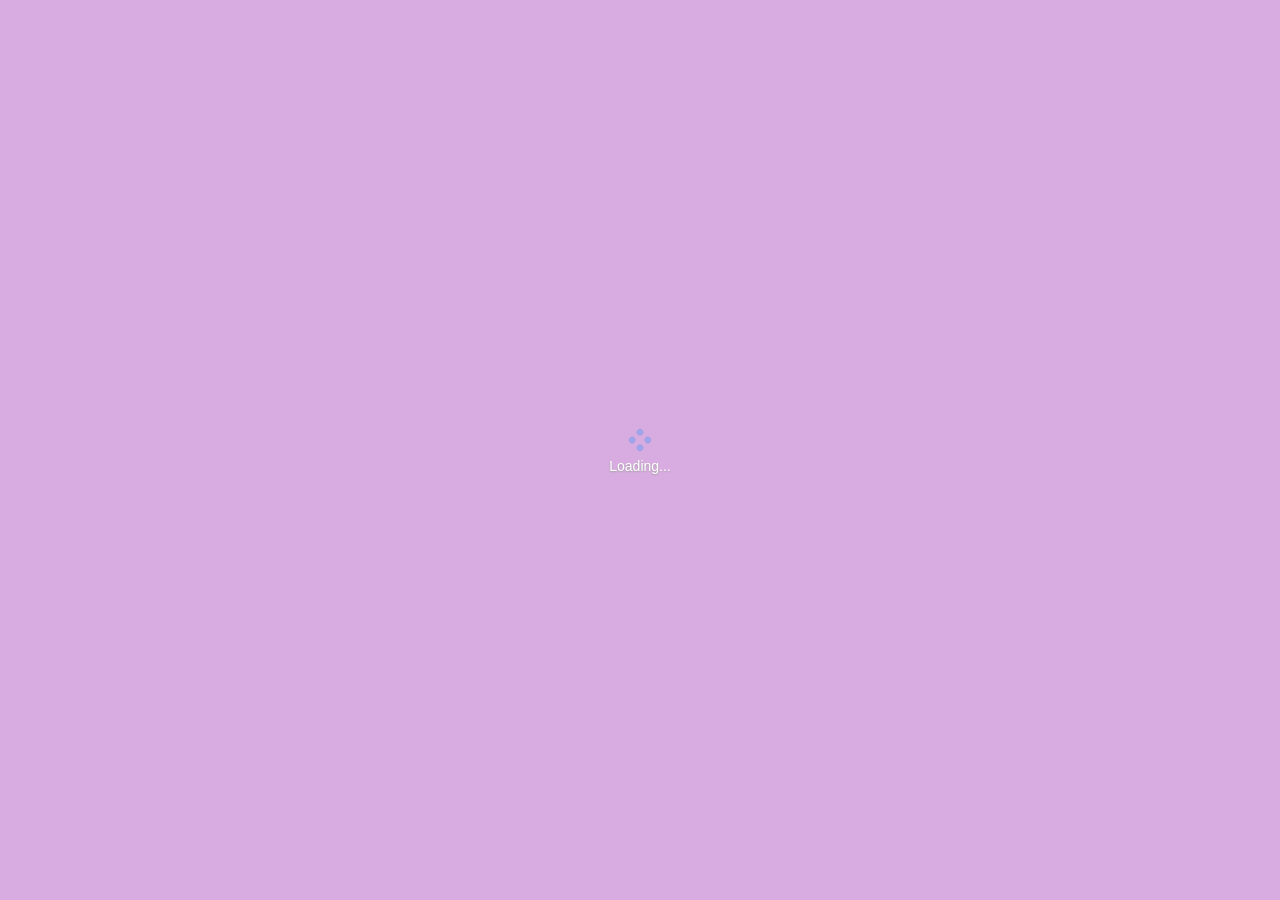
<file: index.html>
<!doctype html><html lang="en"><head><meta charset="utf-8"/><link rel="icon" href="/favicon.ico"/><meta name="viewport" content="width=device-width,initial-scale=1"/><meta name="theme-color" content="#000000"/><meta name="description" content="Web site created using create-react-app"/><link rel="apple-touch-icon" href="/logo192.png"/><link rel="manifest" href="/manifest.json"/><title>React App</title><script defer="defer" src="/static/js/main.80259bae.js"></script><link href="/static/css/main.96c87308.css" rel="stylesheet"></head><body><noscript>You need to enable JavaScript to run this app.</noscript><div id="root"></div><div id="modal"></div></body></html>
</file>
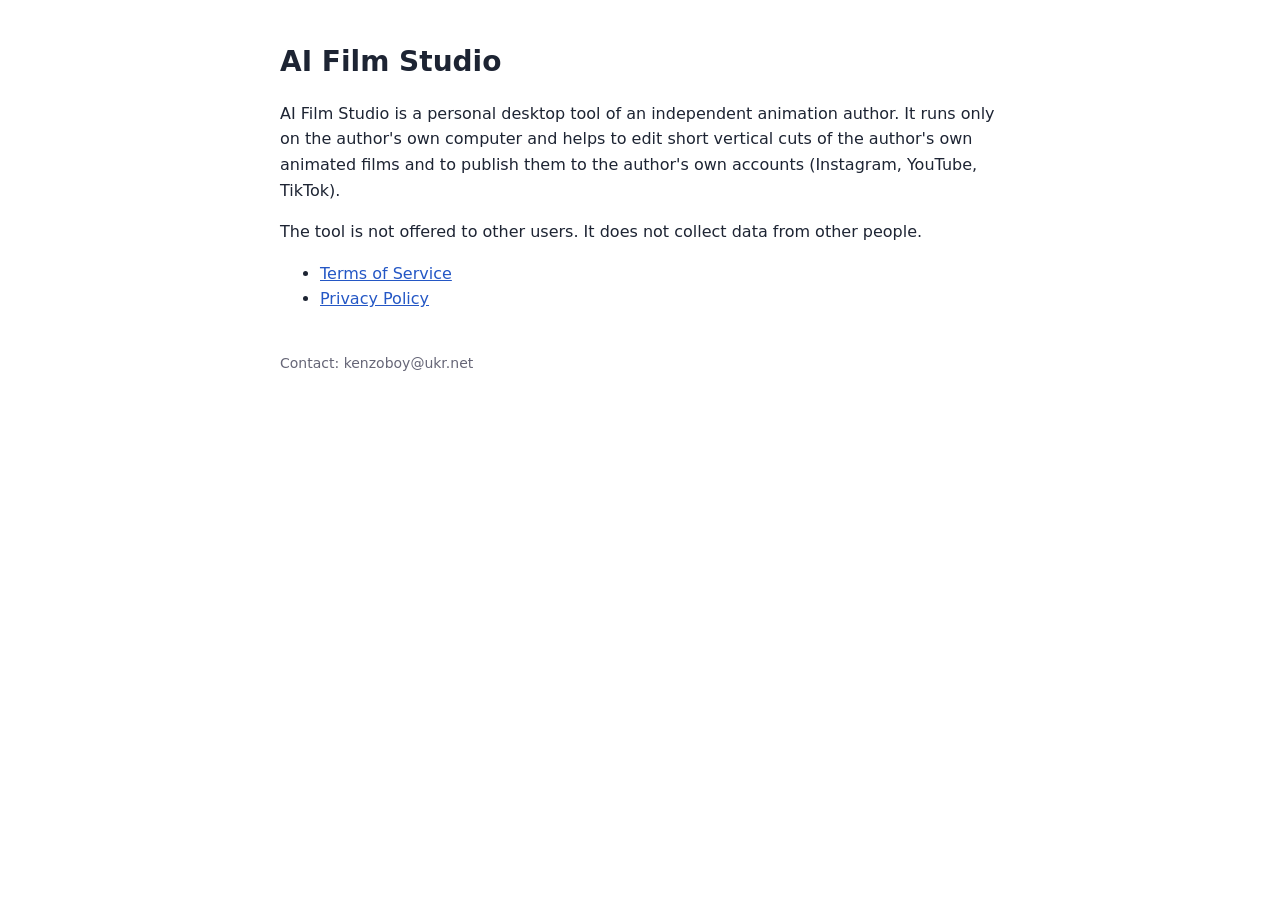
<file: tik-tok/index.html>
<!doctype html>
<html lang="en">
<head>
<meta charset="utf-8">
<meta name="viewport" content="width=device-width, initial-scale=1">
<title>AI Film Studio</title>
<style>
  body { font: 16px/1.6 system-ui, sans-serif; max-width: 720px; margin: 40px auto; padding: 0 16px; color: #1d2433; background: #fff; }
  h1 { font-size: 28px; margin-bottom: 4px; }
  a { color: #2457c5; }
  footer { margin-top: 40px; font-size: 14px; color: #667; }
</style>
</head>
<body>
<h1>AI Film Studio</h1>
<p>AI Film Studio is a personal desktop tool of an independent animation author. It runs only on the author's own
computer and helps to edit short vertical cuts of the author's own animated films and to publish them to the author's
own accounts (Instagram, YouTube, TikTok).</p>
<p>The tool is not offered to other users. It does not collect data from other people.</p>
<ul>
  <li><a href="terms.html">Terms of Service</a></li>
  <li><a href="privacy.html">Privacy Policy</a></li>
</ul>
<footer>Contact: kenzoboy@ukr.net</footer>
</body>
</html>
</file>
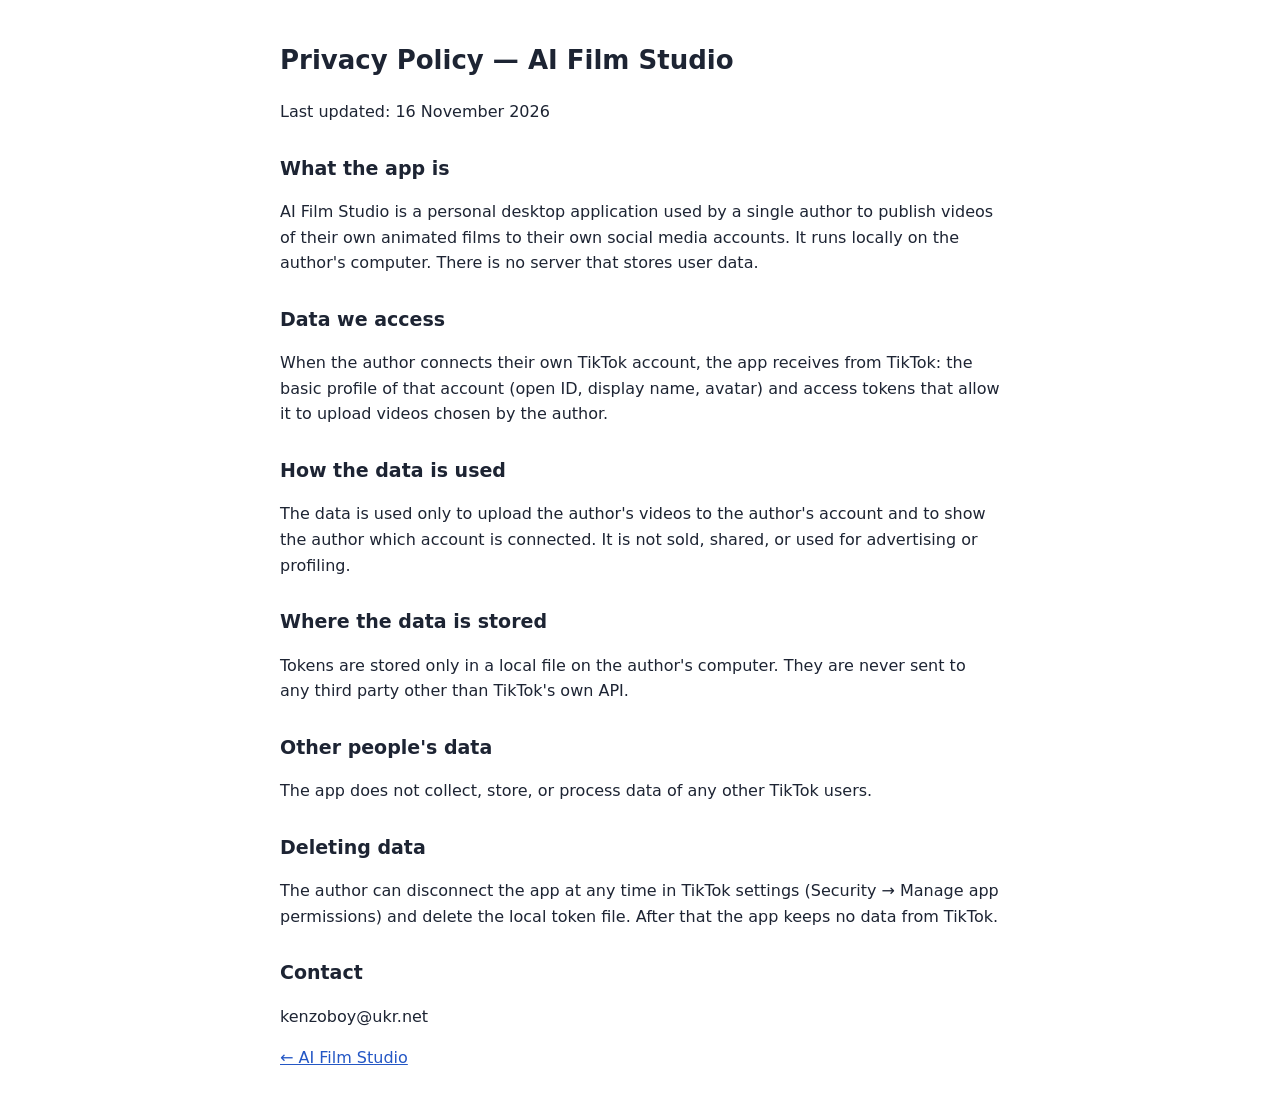
<file: privacy.html>
<!doctype html>
<html lang="en">
<head>
<meta charset="utf-8">
<meta name="viewport" content="width=device-width, initial-scale=1">
<title>Privacy Policy</title>
<style>
  body { font: 16px/1.6 system-ui, sans-serif; max-width: 720px; margin: 40px auto; padding: 0 16px; color: #1d2433; background: #fff; }
  h1 { font-size: 26px; } h2 { font-size: 19px; margin-top: 28px; }
  a { color: #2457c5; }
</style>
</head>
<body>
<h1>Privacy Policy — AI Film Studio</h1>
<p>Last updated: 16 November 2026</p>

<h2>What the app is</h2>
<p>AI Film Studio is a personal desktop application used by a single author to publish videos of their own animated
films to their own social media accounts. It runs locally on the author's computer. There is no server that stores
user data.</p>

<h2>Data we access</h2>
<p>When the author connects their own TikTok account, the app receives from TikTok: the basic profile of that account
(open ID, display name, avatar) and access tokens that allow it to upload videos chosen by the author.</p>

<h2>How the data is used</h2>
<p>The data is used only to upload the author's videos to the author's account and to show the author which account is
connected. It is not sold, shared, or used for advertising or profiling.</p>

<h2>Where the data is stored</h2>
<p>Tokens are stored only in a local file on the author's computer. They are never sent to any third party other than
TikTok's own API.</p>

<h2>Other people's data</h2>
<p>The app does not collect, store, or process data of any other TikTok users.</p>

<h2>Deleting data</h2>
<p>The author can disconnect the app at any time in TikTok settings (Security → Manage app permissions) and delete the
local token file. After that the app keeps no data from TikTok.</p>

<h2>Contact</h2>
<p>kenzoboy@ukr.net</p>
<p><a href="index.html">← AI Film Studio</a></p>
</body>
</html>
</file>
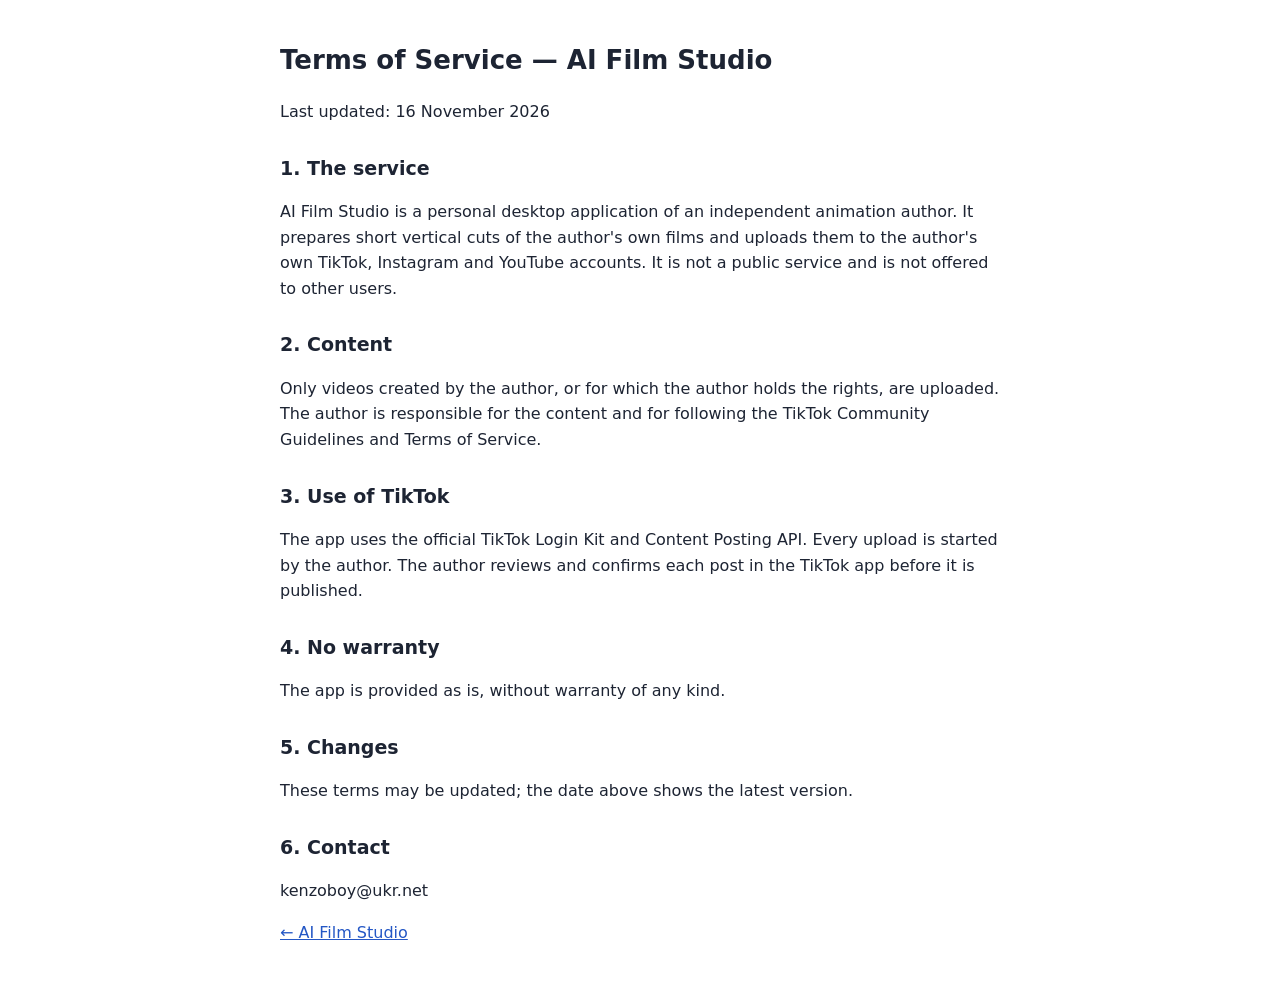
<file: terms.html>
<!doctype html>
<html lang="en">
<head>
<meta charset="utf-8">
<meta name="viewport" content="width=device-width, initial-scale=1">
<title>Terms of Service</title>
<style>
  body { font: 16px/1.6 system-ui, sans-serif; max-width: 720px; margin: 40px auto; padding: 0 16px; color: #1d2433; background: #fff; }
  h1 { font-size: 26px; } h2 { font-size: 19px; margin-top: 28px; }
  a { color: #2457c5; }
</style>
</head>
<body>
<h1>Terms of Service — AI Film Studio</h1>
<p>Last updated: 16 November 2026</p>

<h2>1. The service</h2>
<p>AI Film Studio is a personal desktop application of an independent animation author. It prepares short vertical
cuts of the author's own films and uploads them to the author's own TikTok, Instagram and YouTube accounts.
It is not a public service and is not offered to other users.</p>

<h2>2. Content</h2>
<p>Only videos created by the author, or for which the author holds the rights, are uploaded. The author is responsible
for the content and for following the TikTok Community Guidelines and Terms of Service.</p>

<h2>3. Use of TikTok</h2>
<p>The app uses the official TikTok Login Kit and Content Posting API. Every upload is started by the author. The author
reviews and confirms each post in the TikTok app before it is published.</p>

<h2>4. No warranty</h2>
<p>The app is provided as is, without warranty of any kind.</p>

<h2>5. Changes</h2>
<p>These terms may be updated; the date above shows the latest version.</p>

<h2>6. Contact</h2>
<p>kenzoboy@ukr.net</p>
<p><a href="index.html">← AI Film Studio</a></p>
</body>
</html>
</file>
